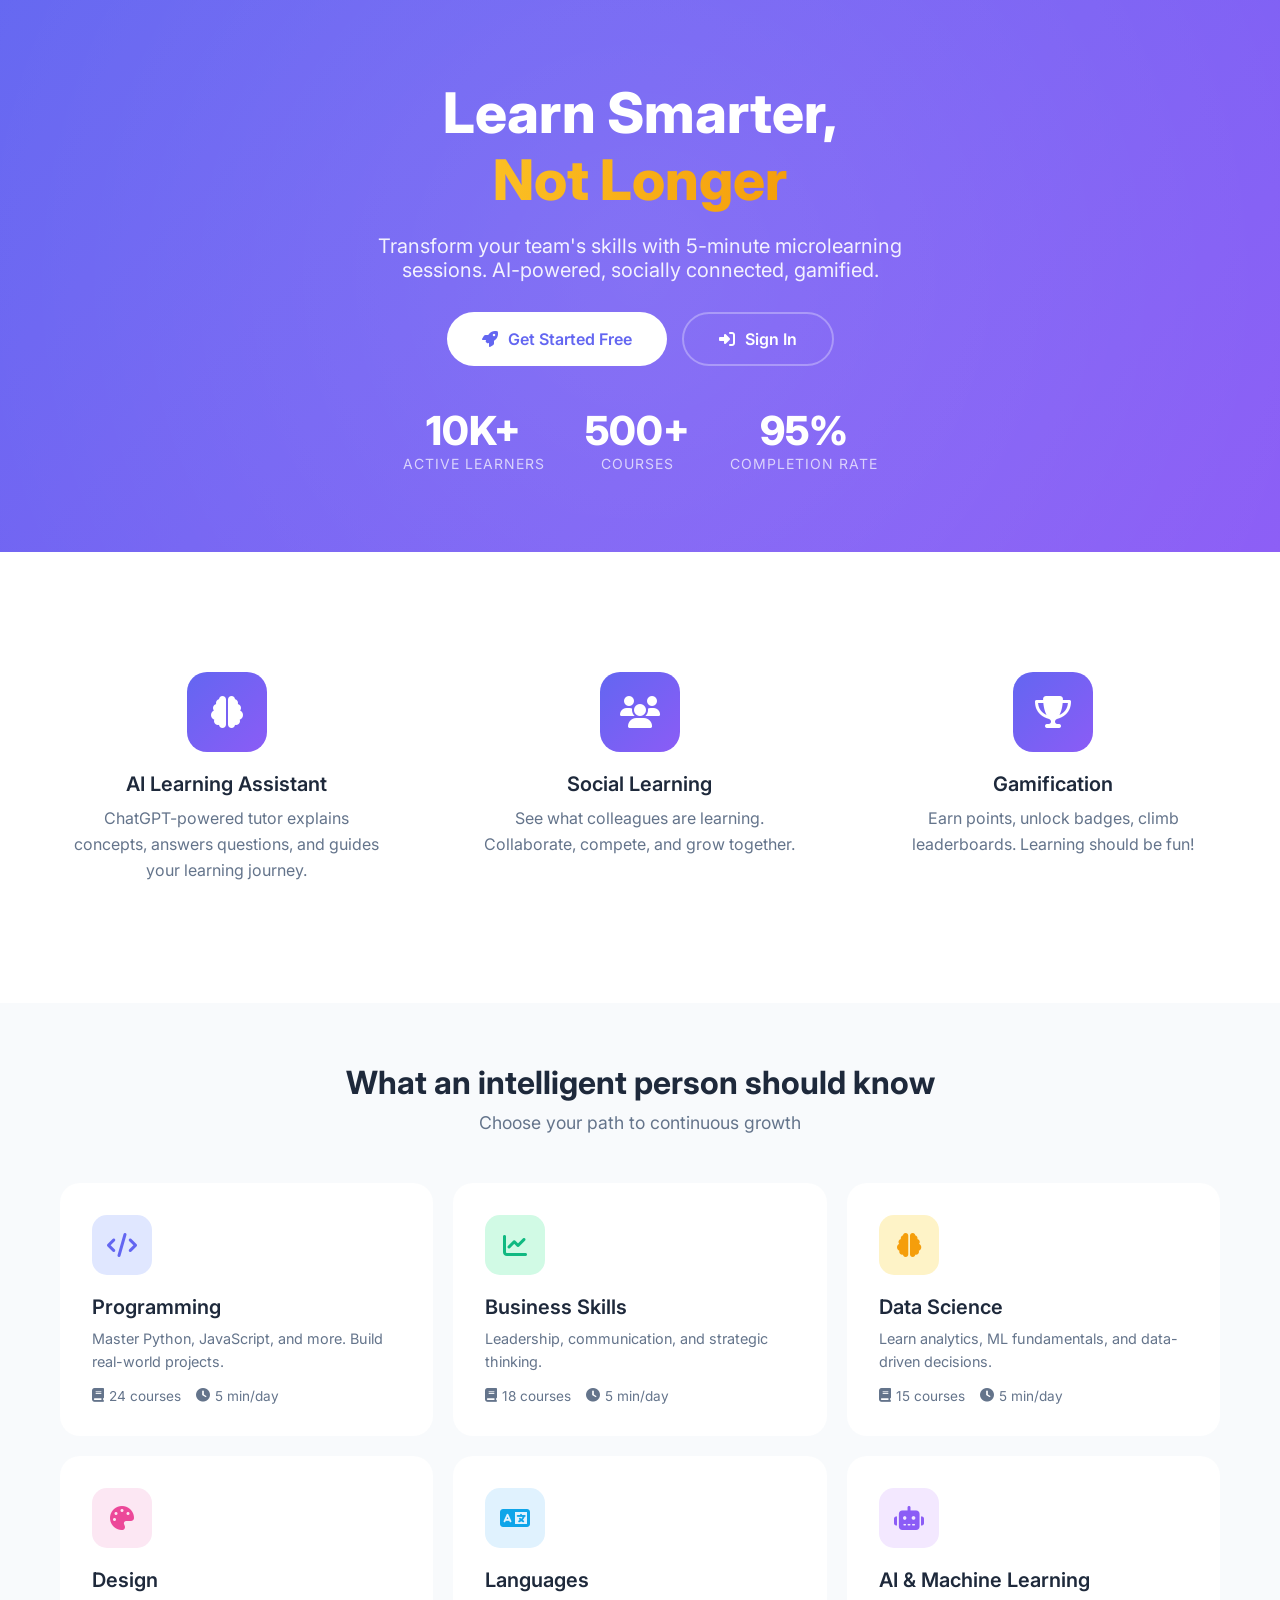
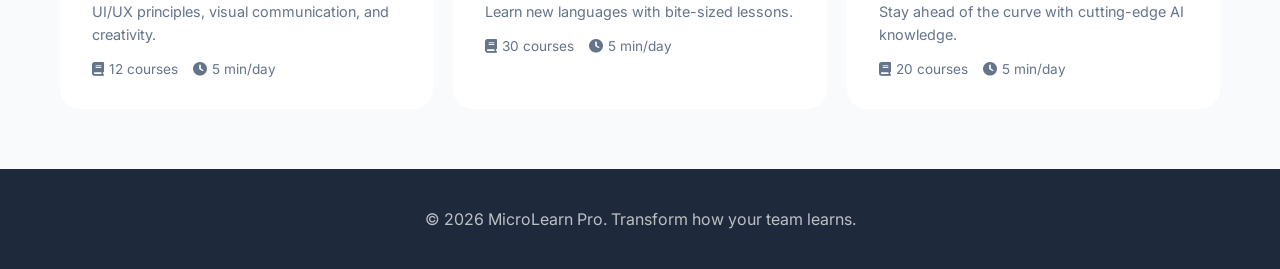
<file: templates/index.html>
<!DOCTYPE html>
<html lang="en">
<head>
    <meta charset="UTF-8">
    <meta name="viewport" content="width=device-width, initial-scale=1.0">
    <title>MicroLearn Pro - Corporate Learning Platform</title>
    <link href="https://fonts.googleapis.com/css2?family=Inter:wght@300;400;500;600;700;800&display=swap" rel="stylesheet">
    <link rel="stylesheet" href="https://cdnjs.cloudflare.com/ajax/libs/font-awesome/6.5.1/css/all.min.css">
    <style>
        :root {
            --primary: #6366f1;
            --primary-dark: #4f46e5;
            --secondary: #10b981;
            --accent: #f59e0b;
            --dark: #1e293b;
            --light: #f8fafc;
            --gray: #64748b;
            --white: #ffffff;
            --gradient: linear-gradient(135deg, #6366f1 0%, #8b5cf6 100%);
        }
        
        * {
            margin: 0;
            padding: 0;
            box-sizing: border-box;
            font-family: 'Inter', sans-serif;
        }
        
        body {
            background: var(--light);
            color: var(--dark);
            min-height: 100vh;
        }
        
        /* Hero Section */
        .hero {
            background: var(--gradient);
            padding: 80px 20px;
            text-align: center;
            position: relative;
            overflow: hidden;
        }
        
        .hero::before {
            content: '';
            position: absolute;
            top: -50%;
            left: -50%;
            width: 200%;
            height: 200%;
            background: radial-gradient(circle, rgba(255,255,255,0.1) 0%, transparent 60%);
            animation: pulse 4s ease-in-out infinite;
        }
        
        @keyframes pulse {
            0%, 100% { transform: scale(1); }
            50% { transform: scale(1.1); }
        }
        
        .hero-content {
            max-width: 800px;
            margin: 0 auto;
            position: relative;
            z-index: 1;
        }
        
        .hero h1 {
            font-size: 3.5rem;
            font-weight: 800;
            color: var(--white);
            margin-bottom: 20px;
            line-height: 1.2;
        }
        
        .hero h1 span {
            background: linear-gradient(90deg, #fbbf24, #f59e0b);
            -webkit-background-clip: text;
            -webkit-text-fill-color: transparent;
        }
        
        .hero p {
            font-size: 1.25rem;
            color: rgba(255,255,255,0.9);
            margin-bottom: 30px;
            max-width: 600px;
            margin-left: auto;
            margin-right: auto;
        }
        
        .hero-stats {
            display: flex;
            justify-content: center;
            gap: 40px;
            margin-top: 40px;
        }
        
        .stat {
            text-align: center;
        }
        
        .stat-number {
            font-size: 2.5rem;
            font-weight: 800;
            color: var(--white);
        }
        
        .stat-label {
            font-size: 0.875rem;
            color: rgba(255,255,255,0.7);
            text-transform: uppercase;
            letter-spacing: 1px;
        }
        
        /* CTA Buttons */
        .cta-buttons {
            display: flex;
            gap: 15px;
            justify-content: center;
            margin-top: 30px;
        }
        
        .btn {
            padding: 15px 35px;
            border-radius: 50px;
            font-weight: 600;
            font-size: 1rem;
            cursor: pointer;
            transition: all 0.3s ease;
            text-decoration: none;
            display: inline-flex;
            align-items: center;
            gap: 10px;
        }
        
        .btn-primary {
            background: var(--white);
            color: var(--primary);
            border: none;
        }
        
        .btn-primary:hover {
            transform: translateY(-3px);
            box-shadow: 0 10px 30px rgba(0,0,0,0.2);
        }
        
        .btn-secondary {
            background: transparent;
            color: var(--white);
            border: 2px solid rgba(255,255,255,0.3);
        }
        
        .btn-secondary:hover {
            background: rgba(255,255,255,0.1);
            border-color: var(--white);
        }
        
        /* Categories Grid */
        .categories {
            padding: 60px 20px;
            max-width: 1200px;
            margin: 0 auto;
        }
        
        .section-title {
            text-align: center;
            margin-bottom: 50px;
        }
        
        .section-title h2 {
            font-size: 2rem;
            font-weight: 700;
            color: var(--dark);
            margin-bottom: 10px;
        }
        
        .section-title p {
            color: var(--gray);
            font-size: 1.1rem;
        }
        
        .category-grid {
            display: grid;
            grid-template-columns: repeat(auto-fill, minmax(280px, 1fr));
            gap: 20px;
        }
        
        .category-card {
            background: var(--white);
            border-radius: 20px;
            padding: 30px;
            cursor: pointer;
            transition: all 0.3s ease;
            border: 2px solid transparent;
            position: relative;
            overflow: hidden;
        }
        
        .category-card::before {
            content: '';
            position: absolute;
            top: 0;
            left: 0;
            width: 100%;
            height: 4px;
            background: var(--gradient);
            transform: scaleX(0);
            transition: transform 0.3s ease;
        }
        
        .category-card:hover {
            transform: translateY(-5px);
            box-shadow: 0 20px 40px rgba(0,0,0,0.1);
            border-color: var(--primary);
        }
        
        .category-card:hover::before {
            transform: scaleX(1);
        }
        
        .category-icon {
            width: 60px;
            height: 60px;
            border-radius: 15px;
            display: flex;
            align-items: center;
            justify-content: center;
            font-size: 1.5rem;
            margin-bottom: 20px;
        }
        
        .category-card h3 {
            font-size: 1.25rem;
            font-weight: 600;
            color: var(--dark);
            margin-bottom: 8px;
        }
        
        .category-card p {
            color: var(--gray);
            font-size: 0.9rem;
            line-height: 1.6;
        }
        
        .category-meta {
            display: flex;
            gap: 15px;
            margin-top: 15px;
            font-size: 0.85rem;
            color: var(--gray);
        }
        
        .category-meta span {
            display: flex;
            align-items: center;
            gap: 5px;
        }
        
        /* Features Section */
        .features {
            background: var(--white);
            padding: 80px 20px;
        }
        
        .features-grid {
            max-width: 1200px;
            margin: 0 auto;
            display: grid;
            grid-template-columns: repeat(auto-fit, minmax(300px, 1fr));
            gap: 40px;
        }
        
        .feature-card {
            text-align: center;
            padding: 40px 30px;
        }
        
        .feature-icon {
            width: 80px;
            height: 80px;
            border-radius: 20px;
            background: var(--gradient);
            display: flex;
            align-items: center;
            justify-content: center;
            margin: 0 auto 20px;
            font-size: 2rem;
            color: var(--white);
        }
        
        .feature-card h3 {
            font-size: 1.25rem;
            font-weight: 600;
            margin-bottom: 10px;
        }
        
        .feature-card p {
            color: var(--gray);
            line-height: 1.6;
        }
        
        /* Footer */
        footer {
            background: var(--dark);
            color: var(--white);
            padding: 40px 20px;
            text-align: center;
        }
        
        footer p {
            opacity: 0.7;
        }
        
        /* Responsive */
        @media (max-width: 768px) {
            .hero h1 {
                font-size: 2.5rem;
            }
            
            .hero-stats {
                flex-direction: column;
                gap: 20px;
            }
            
            .cta-buttons {
                flex-direction: column;
                align-items: center;
            }
        }
    </style>
</head>
<body>
    <!-- Hero Section -->
    <section class="hero">
        <div class="hero-content">
            <h1>Learn Smarter,<br><span>Not Longer</span></h1>
            <p>Transform your team's skills with 5-minute microlearning sessions. AI-powered, socially connected, gamified.</p>
            
            <div class="cta-buttons">
                <a href="/register" class="btn btn-primary">
                    <i class="fas fa-rocket"></i> Get Started Free
                </a>
                <a href="/login" class="btn btn-secondary">
                    <i class="fas fa-sign-in-alt"></i> Sign In
                </a>
            </div>
            
            <div class="hero-stats">
                <div class="stat">
                    <div class="stat-number">10K+</div>
                    <div class="stat-label">Active Learners</div>
                </div>
                <div class="stat">
                    <div class="stat-number">500+</div>
                    <div class="stat-label">Courses</div>
                </div>
                <div class="stat">
                    <div class="stat-number">95%</div>
                    <div class="stat-label">Completion Rate</div>
                </div>
            </div>
        </div>
    </section>
    
    <!-- Features -->
    <section class="features">
        <div class="features-grid">
            <div class="feature-card">
                <div class="feature-icon">
                    <i class="fas fa-brain"></i>
                </div>
                <h3>AI Learning Assistant</h3>
                <p>ChatGPT-powered tutor explains concepts, answers questions, and guides your learning journey.</p>
            </div>
            <div class="feature-card">
                <div class="feature-icon">
                    <i class="fas fa-users"></i>
                </div>
                <h3>Social Learning</h3>
                <p>See what colleagues are learning. Collaborate, compete, and grow together.</p>
            </div>
            <div class="feature-card">
                <div class="feature-icon">
                    <i class="fas fa-trophy"></i>
                </div>
                <h3>Gamification</h3>
                <p>Earn points, unlock badges, climb leaderboards. Learning should be fun!</p>
            </div>
        </div>
    </section>
    
    <!-- Categories -->
    <section class="categories">
        <div class="section-title">
            <h2>What an intelligent person should know</h2>
            <p>Choose your path to continuous growth</p>
        </div>
        
        <div class="category-grid">
            <div class="category-card">
                <div class="category-icon" style="background: #e0e7ff; color: #6366f1;">
                    <i class="fas fa-code"></i>
                </div>
                <h3>Programming</h3>
                <p>Master Python, JavaScript, and more. Build real-world projects.</p>
                <div class="category-meta">
                    <span><i class="fas fa-book"></i> 24 courses</span>
                    <span><i class="fas fa-clock"></i> 5 min/day</span>
                </div>
            </div>
            
            <div class="category-card">
                <div class="category-icon" style="background: #d1fae5; color: #10b981;">
                    <i class="fas fa-chart-line"></i>
                </div>
                <h3>Business Skills</h3>
                <p>Leadership, communication, and strategic thinking.</p>
                <div class="category-meta">
                    <span><i class="fas fa-book"></i> 18 courses</span>
                    <span><i class="fas fa-clock"></i> 5 min/day</span>
                </div>
            </div>
            
            <div class="category-card">
                <div class="category-icon" style="background: #fef3c7; color: #f59e0b;">
                    <i class="fas fa-brain"></i>
                </div>
                <h3>Data Science</h3>
                <p>Learn analytics, ML fundamentals, and data-driven decisions.</p>
                <div class="category-meta">
                    <span><i class="fas fa-book"></i> 15 courses</span>
                    <span><i class="fas fa-clock"></i> 5 min/day</span>
                </div>
            </div>
            
            <div class="category-card">
                <div class="category-icon" style="background: #fce7f3; color: #ec4899;">
                    <i class="fas fa-palette"></i>
                </div>
                <h3>Design</h3>
                <p>UI/UX principles, visual communication, and creativity.</p>
                <div class="category-meta">
                    <span><i class="fas fa-book"></i> 12 courses</span>
                    <span><i class="fas fa-clock"></i> 5 min/day</span>
                </div>
            </div>
            
            <div class="category-card">
                <div class="category-icon" style="background: #e0f2fe; color: #0ea5e9;">
                    <i class="fas fa-language"></i>
                </div>
                <h3>Languages</h3>
                <p>Learn new languages with bite-sized lessons.</p>
                <div class="category-meta">
                    <span><i class="fas fa-book"></i> 30 courses</span>
                    <span><i class="fas fa-clock"></i> 5 min/day</span>
                </div>
            </div>
            
            <div class="category-card">
                <div class="category-icon" style="background: #f3e8ff; color: #8b5cf6;">
                    <i class="fas fa-robot"></i>
                </div>
                <h3>AI & Machine Learning</h3>
                <p>Stay ahead of the curve with cutting-edge AI knowledge.</p>
                <div class="category-meta">
                    <span><i class="fas fa-book"></i> 20 courses</span>
                    <span><i class="fas fa-clock"></i> 5 min/day</span>
                </div>
            </div>
        </div>
    </section>
    
    <footer>
        <p>© 2026 MicroLearn Pro. Transform how your team learns.</p>
    </footer>
</body>
</html>
</file>
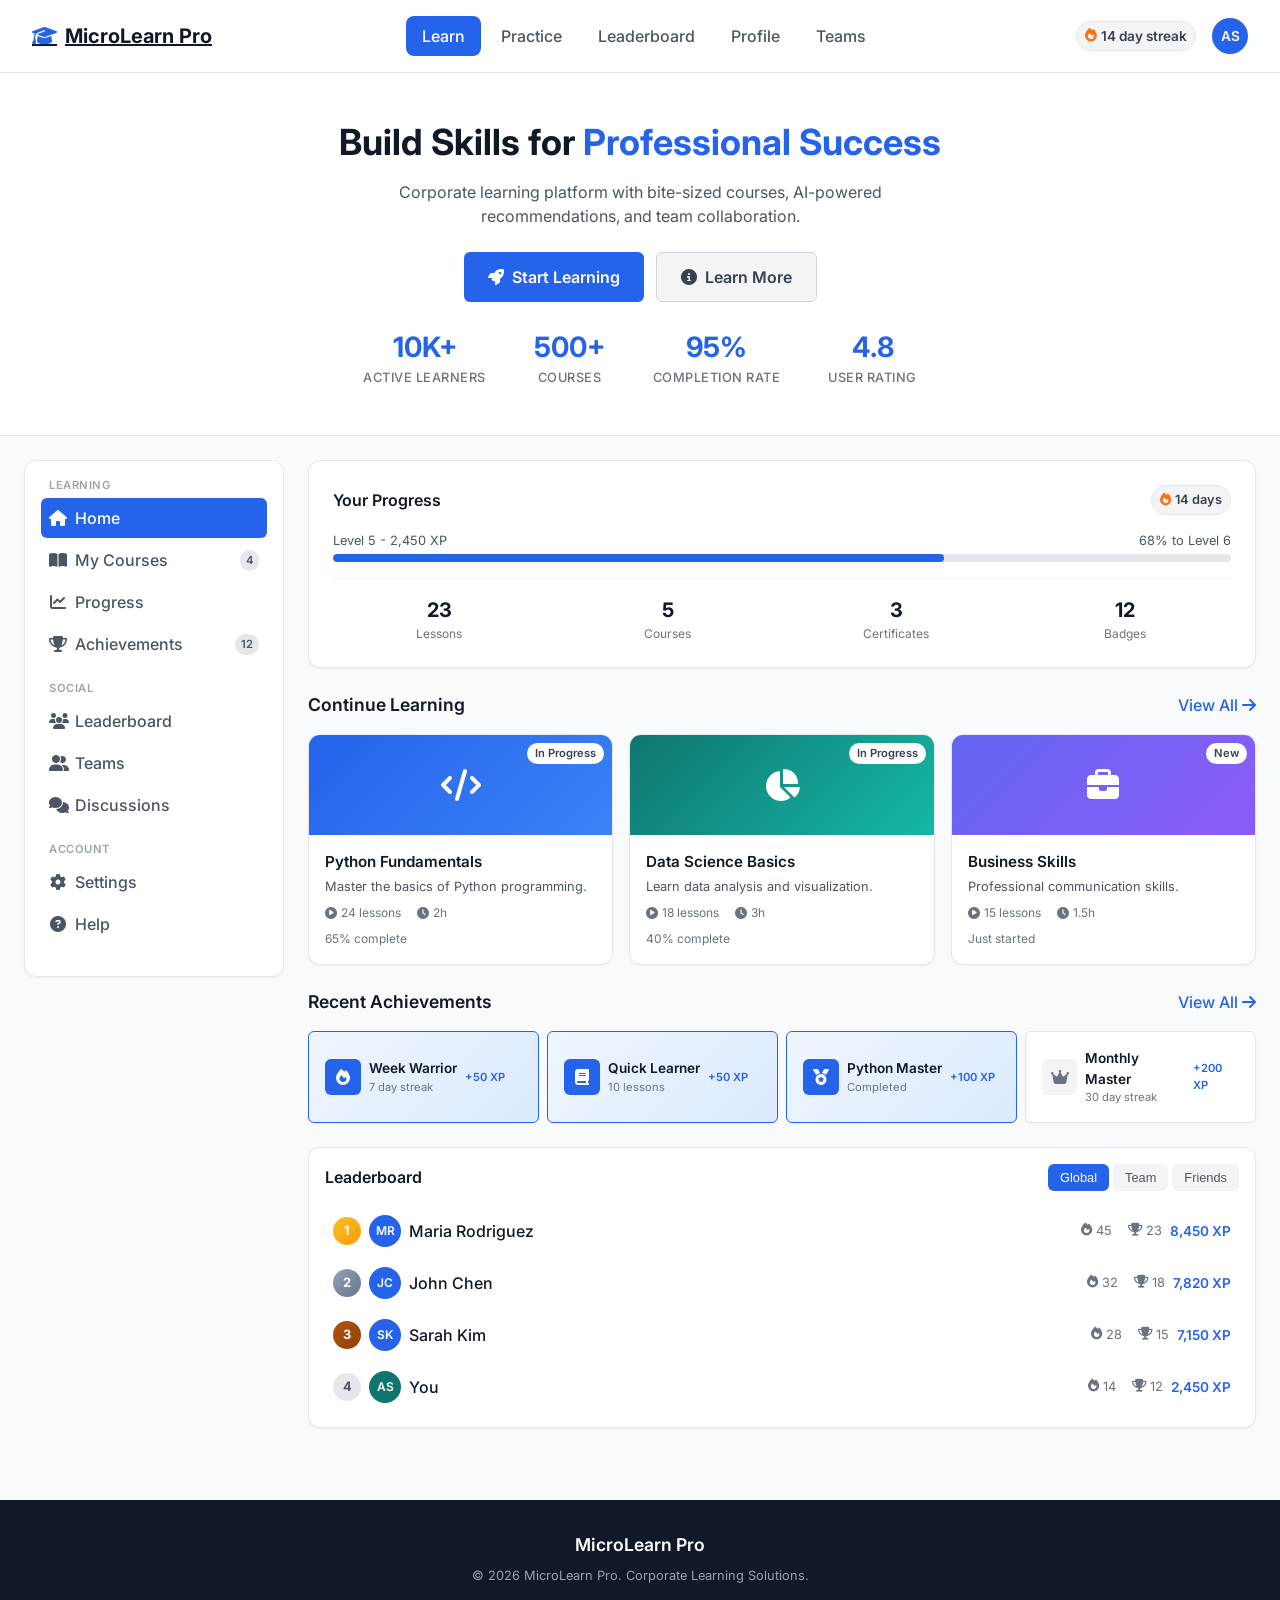
<file: templates/dashboard_corporate.html>
<!DOCTYPE html>
<html lang="en">
<head>
    <meta charset="UTF-8">
    <meta name="viewport" content="width=device-width, initial-scale=1.0">
    <meta name="description" content="MicroLearn Pro - Corporate Learning Platform">
    <title>MicroLearn Pro - Corporate Learning Platform</title>
    <link href="https://fonts.googleapis.com/css2?family=DM+Sans:wght@400;500;600;700;800&family=Inter:wght@400;500;600;700&display=swap" rel="stylesheet">
    <link rel="stylesheet" href="https://cdnjs.cloudflare.com/ajax/libs/font-awesome/6.5.1/css/all.min.css">
    <style>
        :root {
            /* Corporate palette - more muted */
            --primary: #2563eb;       /* Corporate blue */
            --primary-dark: #1d4ed8;
            --primary-light: #3b82f6;
            --secondary: #0f766e;     /* Teal - professional */
            --accent: #f59e0b;        /* Amber - subtle */
            
            /* Neutrals - sophisticated grays */
            --gray-900: #111827;
            --gray-800: #1f2937;
            --gray-700: #374151;
            --gray-600: #4b5563;
            --gray-500: #6b7280;
            --gray-400: #9ca3af;
            --gray-300: #d1d5db;
            --gray-200: #e5e7eb;
            --gray-100: #f3f4f6;
            --gray-50: #f9fafb;
            --white: #ffffff;
            
            /* Corporate shadows */
            --shadow-sm: 0 1px 2px rgba(0,0,0,0.05);
            --shadow: 0 2px 8px rgba(0,0,0,0.08);
            --shadow-md: 0 4px 12px rgba(0,0,0,0.1);
            --shadow-lg: 0 8px 24px rgba(0,0,0,0.12);
            
            /* Border radius */
            --radius-sm: 6px;
            --radius: 8px;
            --radius-md: 12px;
            --radius-lg: 16px;
            --radius-full: 9999px;
            
            /* Spacing */
            --space-xs: 4px;
            --space-sm: 8px;
            --space-md: 16px;
            --space-lg: 24px;
            --space-xl: 32px;
            --space-2xl: 48px;
        }
        
        * {
            margin: 0;
            padding: 0;
            box-sizing: border-box;
        }
        
        body {
            font-family: 'Inter', 'DM Sans', sans-serif;
            background: var(--gray-50);
            color: var(--gray-900);
            line-height: 1.5;
            min-height: 100vh;
        }
        
        /* Navigation */
        .navbar {
            background: var(--white);
            border-bottom: 1px solid var(--gray-200);
            padding: var(--space-md) var(--space-xl);
            display: flex;
            align-items: center;
            justify-content: space-between;
            position: sticky;
            top: 0;
            z-index: 1000;
        }
        
        .navbar-brand {
            display: flex;
            align-items: center;
            gap: var(--space-sm);
            font-size: 1.25rem;
            font-weight: 700;
            color: var(--gray-900);
        }
        
        .navbar-brand i {
            color: var(--primary);
        }
        
        .navbar-nav {
            display: flex;
            align-items: center;
            gap: var(--space-xs);
        }
        
        .nav-link {
            padding: var(--space-sm) var(--space-md);
            color: var(--gray-600);
            text-decoration: none;
            font-weight: 500;
            font-size: 1rem; /* Readable */
            border-radius: var(--radius);
            transition: all 0.2s ease;
        }
        
        .nav-link:hover {
            background: var(--gray-100);
            color: var(--gray-900);
        }
        
        .nav-link.active {
            background: var(--primary);
            color: var(--white);
        }
        
        .navbar-actions {
            display: flex;
            align-items: center;
            gap: var(--space-md);
        }
        
        /* Streak - more muted */
        .streak-badge {
            display: flex;
            align-items: center;
            gap: var(--space-xs);
            background: var(--gray-100);
            padding: var(--space-xs) var(--space-sm);
            border-radius: var(--radius-full);
            color: var(--gray-700);
            font-weight: 600;
            font-size: 0.85rem;
            border: 1px solid var(--gray-200);
        }
        
        .streak-badge i {
            color: #f97316;
        }
        
        .user-avatar {
            width: 36px;
            height: 36px;
            border-radius: var(--radius-full);
            background: var(--primary);
            display: flex;
            align-items: center;
            justify-content: center;
            color: var(--white);
            font-weight: 600;
            font-size: 0.85rem;
            cursor: pointer;
        }
        
        /* Hero */
        .hero {
            background: var(--white);
            padding: var(--space-2xl) var(--space-xl);
            text-align: center;
            border-bottom: 1px solid var(--gray-200);
        }
        
        .hero-content {
            max-width: 700px;
            margin: 0 auto;
        }
        
        .hero h1 {
            font-size: 2.25rem;
            font-weight: 700;
            color: var(--gray-900);
            margin-bottom: var(--space-md);
            line-height: 1.2;
        }
        
        .hero h1 span {
            color: var(--primary);
        }
        
        .hero p {
            font-size: 1rem;
            color: var(--gray-600);
            margin-bottom: var(--space-lg);
            max-width: 550px;
            margin-left: auto;
            margin-right: auto;
        }
        
        .hero-stats {
            display: flex;
            justify-content: center;
            gap: var(--space-2xl);
            margin-top: var(--space-lg);
        }
        
        .hero-stat {
            text-align: center;
        }
        
        .hero-stat-value {
            font-size: 1.75rem;
            font-weight: 700;
            color: var(--primary);
        }
        
        .hero-stat-label {
            font-size: 0.8rem;
            color: var(--gray-500);
            text-transform: uppercase;
            letter-spacing: 0.5px;
            font-weight: 500;
        }
        
        /* Dashboard */
        .dashboard {
            display: grid;
            grid-template-columns: 260px 1fr;
            gap: var(--space-lg);
            padding: var(--space-lg);
            max-width: 1300px;
            margin: 0 auto;
        }
        
        /* Sidebar */
        .sidebar {
            background: var(--white);
            border-radius: var(--radius-md);
            padding: var(--space-md);
            box-shadow: var(--shadow-sm);
            height: fit-content;
            position: sticky;
            top: 70px;
            border: 1px solid var(--gray-200);
        }
        
        .sidebar-section {
            margin-bottom: var(--space-md);
        }
        
        .sidebar-title {
            font-size: 0.7rem;
            text-transform: uppercase;
            letter-spacing: 0.5px;
            color: var(--gray-400);
            font-weight: 600;
            margin-bottom: var(--space-xs);
            padding: 0 var(--space-sm);
        }
        
        .sidebar-item {
            display: flex;
            align-items: center;
            gap: var(--space-sm);
            padding: var(--space-sm) var(--space-sm);
            border-radius: var(--radius-sm);
            color: var(--gray-600);
            font-weight: 500;
            font-size: 1rem; /* Readable */
            text-decoration: none;
            transition: all 0.15s ease;
            margin-bottom: 2px;
        }
        
        .sidebar-item:hover {
            background: var(--gray-100);
            color: var(--gray-900);
        }
        
        .sidebar-item.active {
            background: var(--primary);
            color: var(--white);
        }
        
        .sidebar-item i {
            width: 18px;
            text-align: center;
            font-size: 1rem; /* Readable */
        }
        
        .sidebar-badge {
            margin-left: auto;
            background: var(--gray-200);
            padding: 2px 6px;
            border-radius: var(--radius-full);
            font-size: 0.7rem;
            font-weight: 600;
        }
        
        .sidebar-item.active .sidebar-badge {
            background: rgba(255,255,255,0.2);
            color: var(--white);
        }
        
        /* Main content */
        .main-content {
            display: flex;
            flex-direction: column;
            gap: var(--space-lg);
        }
        
        /* Progress Card */
        .progress-card {
            background: var(--white);
            border-radius: var(--radius-md);
            padding: var(--space-lg);
            box-shadow: var(--shadow-sm);
            border: 1px solid var(--gray-200);
        }
        
        .progress-header {
            display: flex;
            justify-content: space-between;
            align-items: center;
            margin-bottom: var(--space-md);
        }
        
        .progress-title {
            font-size: 1rem;
            font-weight: 600;
            color: var(--gray-900);
        }
        
        .progress-streak {
            display: flex;
            align-items: center;
            gap: var(--space-xs);
            background: var(--gray-100);
            padding: var(--space-xs) var(--space-sm);
            border-radius: var(--radius-full);
            font-size: 0.8rem;
            font-weight: 600;
            color: var(--gray-700);
            border: 1px solid var(--gray-200);
        }
        
        .progress-streak i {
            color: #f97316;
        }
        
        .progress-bar-label {
            display: flex;
            justify-content: space-between;
            font-size: 0.8rem;
            color: var(--gray-600);
            margin-bottom: var(--space-xs);
        }
        
        .progress-bar {
            height: 8px;
            background: var(--gray-200);
            border-radius: var(--radius-full);
            overflow: hidden;
        }
        
        .progress-fill {
            height: 100%;
            background: var(--primary);
            border-radius: var(--radius-full);
            transition: width 0.5s ease;
        }
        
        .stats-row {
            display: grid;
            grid-template-columns: repeat(4, 1fr);
            gap: var(--space-md);
            margin-top: var(--space-md);
            padding-top: var(--space-md);
            border-top: 1px solid var(--gray-100);
        }
        
        .stat-item {
            text-align: center;
        }
        
        .stat-value {
            font-size: 1.25rem;
            font-weight: 700;
            color: var(--gray-900);
        }
        
        .stat-label {
            font-size: 0.75rem;
            color: var(--gray-500);
        }
        
        /* Course Cards */
        .section-header {
            display: flex;
            justify-content: space-between;
            align-items: center;
            margin-bottom: var(--space-md);
        }
        
        .section-title {
            font-size: 1.1rem;
            font-weight: 600;
            color: var(--gray-900);
        }
        
        .section-link {
            color: var(--primary);
            text-decoration: none;
            font-size: 1rem; /* Readable */
            font-weight: 500;
            display: flex;
            align-items: center;
            gap: var(--space-xs);
        }
        
        .section-link:hover {
            text-decoration: underline;
        }
        
        .courses-grid {
            display: grid;
            grid-template-columns: repeat(auto-fill, minmax(240px, 1fr));
            gap: var(--space-md);
        }
        
        .course-card {
            background: var(--white);
            border-radius: var(--radius-md);
            overflow: hidden;
            box-shadow: var(--shadow-sm);
            transition: all 0.2s ease;
            cursor: pointer;
            border: 1px solid var(--gray-200);
        }
        
        .course-card:hover {
            transform: translateY(-4px);
            box-shadow: var(--shadow-md);
        }
        
        .course-image {
            height: 100px;
            background: linear-gradient(135deg, var(--primary) 0%, var(--primary-light) 100%);
            display: flex;
            align-items: center;
            justify-content: center;
            font-size: 2rem;
            color: var(--white);
            position: relative;
        }
        
        .course-badge {
            position: absolute;
            top: var(--space-sm);
            right: var(--space-sm);
            background: var(--white);
            padding: 2px 8px;
            border-radius: var(--radius-full);
            font-size: 0.7rem;
            font-weight: 600;
            color: var(--gray-700);
        }
        
        .course-content {
            padding: var(--space-md);
        }
        
        .course-title {
            font-size: 0.95rem;
            font-weight: 600;
            color: var(--gray-900);
            margin-bottom: var(--space-xs);
        }
        
        .course-description {
            font-size: 0.8rem;
            color: var(--gray-600);
            margin-bottom: var(--space-sm);
            line-height: 1.4;
        }
        
        .course-meta {
            display: flex;
            gap: var(--space-md);
            font-size: 0.75rem;
            color: var(--gray-500);
            margin-bottom: var(--space-sm);
        }
        
        .course-meta span {
            display: flex;
            align-items: center;
            gap: 4px;
        }
        
        .course-progress-text {
            font-size: 0.75rem;
            color: var(--gray-500);
            margin-top: var(--space-xs);
        }
        
        /* Achievements */
        .achievements-grid {
            display: grid;
            grid-template-columns: repeat(auto-fill, minmax(200px, 1fr));
            gap: var(--space-sm);
        }
        
        .achievement-card {
            background: var(--white);
            border-radius: var(--radius-sm);
            padding: var(--space-md);
            display: flex;
            align-items: center;
            gap: var(--space-sm);
            box-shadow: var(--shadow-sm);
            border: 1px solid var(--gray-200);
            transition: all 0.15s ease;
        }
        
        .achievement-card:hover {
            box-shadow: var(--shadow);
        }
        
        .achievement-card.earned {
            border-color: var(--primary);
            background: linear-gradient(135deg, #eff6ff 0%, #dbeafe 100%);
        }
        
        .achievement-icon {
            width: 36px;
            height: 36px;
            border-radius: var(--radius-sm);
            background: var(--gray-100);
            display: flex;
            align-items: center;
            justify-content: center;
            font-size: 1rem;
            color: var(--gray-500);
        }
        
        .achievement-card.earned .achievement-icon {
            background: var(--primary);
            color: var(--white);
        }
        
        .achievement-info h4 {
            font-size: 0.85rem;
            font-weight: 600;
            color: var(--gray-900);
        }
        
        .achievement-info p {
            font-size: 0.7rem;
            color: var(--gray-500);
        }
        
        .achievement-points {
            font-size: 0.7rem;
            color: var(--primary);
            font-weight: 600;
        }
        
        /* Leaderboard */
        .leaderboard {
            background: var(--white);
            border-radius: var(--radius-md);
            padding: var(--space-md);
            box-shadow: var(--shadow-sm);
            border: 1px solid var(--gray-200);
        }
        
        .leaderboard-header {
            display: flex;
            justify-content: space-between;
            align-items: center;
            margin-bottom: var(--space-md);
        }
        
        .leaderboard-title {
            font-size: 1rem;
            font-weight: 600;
        }
        
        .leaderboard-tabs {
            display: flex;
            gap: var(--space-xs);
        }
        
        .leaderboard-tab {
            padding: 6px 12px;
            border-radius: var(--radius-sm);
            font-size: 0.8rem;
            font-weight: 500;
            color: var(--gray-600);
            background: var(--gray-100);
            border: none;
            cursor: pointer;
            transition: all 0.15s ease;
        }
        
        .leaderboard-tab.active {
            background: var(--primary);
            color: var(--white);
        }
        
        .leaderboard-list {
            display: flex;
            flex-direction: column;
            gap: var(--space-xs);
        }
        
        .leaderboard-item {
            display: flex;
            align-items: center;
            gap: var(--space-sm);
            padding: var(--space-sm);
            border-radius: var(--radius-sm);
            transition: background 0.15s ease;
        }
        
        .leaderboard-item:hover {
            background: var(--gray-50);
        }
        
        .leaderboard-rank {
            width: 28px;
            height: 28px;
            border-radius: var(--radius-full);
            display: flex;
            align-items: center;
            justify-content: center;
            font-weight: 700;
            font-size: 0.8rem;
        }
        
        .leaderboard-rank.gold {
            background: linear-gradient(135deg, #fbbf24, #f59e0b);
            color: var(--white);
        }
        
        .leaderboard-rank.silver {
            background: linear-gradient(135deg, #94a3b8, #64748b);
            color: var(--white);
        }
        
        .leaderboard-rank.bronze {
            background: linear-gradient(135deg, #b45309, #92400e);
            color: var(--white);
        }
        
        .leaderboard-rank.default {
            background: var(--gray-200);
            color: var(--gray-600);
        }
        
        .leaderboard-user {
            display: flex;
            align-items: center;
            gap: var(--space-sm);
            flex: 1;
        }
        
        .leaderboard-avatar {
            width: 32px;
            height: 32px;
            border-radius: var(--radius-full);
            background: var(--primary);
            display: flex;
            align-items: center;
            justify-content: center;
            color: var(--white);
            font-weight: 600;
            font-size: 0.75rem;
        }
        
        .leaderboard-name {
            font-weight: 500;
            font-size: 1rem; /* Readable */
            color: var(--gray-900);
        }
        
        .leaderboard-stats {
            display: flex;
            gap: var(--space-md);
            font-size: 0.8rem;
            color: var(--gray-500);
        }
        
        .leaderboard-stat {
            display: flex;
            align-items: center;
            gap: 4px;
        }
        
        .leaderboard-points {
            font-weight: 600;
            font-size: 0.85rem;
            color: var(--primary);
        }
        
        /* Footer */
        .footer {
            background: var(--gray-900);
            color: var(--gray-400);
            padding: var(--space-xl) var(--space-lg);
            text-align: center;
            margin-top: var(--space-2xl);
        }
        
        .footer-brand {
            font-size: 1.1rem;
            font-weight: 600;
            color: var(--white);
            margin-bottom: var(--space-sm);
        }
        
        .footer p {
            font-size: 0.8rem;
        }
        
        /* Buttons */
        .btn {
            display: inline-flex;
            align-items: center;
            justify-content: center;
            gap: var(--space-sm);
            padding: 12px 24px; /* Touch-friendly: min 44px */
            border-radius: var(--radius-sm);
            font-weight: 600;
            font-size: 1rem; /* Readable */
            text-decoration: none;
            cursor: pointer;
            transition: all 0.2s ease;
            border: none;
        }
        
        .btn-primary {
            background: var(--primary);
            color: var(--white);
        }
        
        .btn-primary:hover {
            background: var(--primary-dark);
        }
        
        .btn-secondary {
            background: var(--gray-100);
            color: var(--gray-700);
            border: 1px solid var(--gray-300);
        }
        
        .btn-secondary:hover {
            background: var(--gray-200);
        }
        
        /* Responsive */
        @media (max-width: 1024px) {
            .dashboard {
                grid-template-columns: 1fr;
            }
            
            .sidebar {
                position: static;
            }
        }
        
        @media (max-width: 768px) {
            .hero h1 {
                font-size: 1.75rem;
            }
            
            .hero-stats {
                flex-wrap: wrap;
                gap: var(--space-lg);
            }
            
            .navbar-nav {
                display: none;
            }
            
            .courses-grid {
                grid-template-columns: 1fr;
            }
            
            .stats-row {
                grid-template-columns: repeat(2, 1fr);
            }
        }
    </style>
</head>
<body>
    <!-- Navigation -->
    <nav class="navbar">
        <a href="#" class="navbar-brand">
            <i class="fas fa-graduation-cap"></i>
            MicroLearn Pro
        </a>
        
        <div class="navbar-nav">
            <a href="#" class="nav-link active">Learn</a>
            <a href="#" class="nav-link">Practice</a>
            <a href="#" class="nav-link">Leaderboard</a>
            <a href="#" class="nav-link">Profile</a>
            <a href="#" class="nav-link">Teams</a>
        </div>
        
        <div class="navbar-actions">
            <div class="streak-badge">
                <i class="fas fa-fire"></i>
                <span>14 day streak</span>
            </div>
            <div class="user-avatar">AS</div>
        </div>
    </nav>
    
    <!-- Hero Section -->
    <section class="hero">
        <div class="hero-content">
            <h1>Build Skills for <span>Professional Success</span></h1>
            <p>Corporate learning platform with bite-sized courses, AI-powered recommendations, and team collaboration.</p>
            
            <div style="display: flex; gap: 12px; justify-content: center; margin-bottom: 24px;">
                <a href="#" class="btn btn-primary">
                    <i class="fas fa-rocket"></i>
                    Start Learning
                </a>
                <a href="#" class="btn btn-secondary">
                    <i class="fas fa-info-circle"></i>
                    Learn More
                </a>
            </div>
            
            <div class="hero-stats">
                <div class="hero-stat">
                    <div class="hero-stat-value">10K+</div>
                    <div class="hero-stat-label">Active Learners</div>
                </div>
                <div class="hero-stat">
                    <div class="hero-stat-value">500+</div>
                    <div class="hero-stat-label">Courses</div>
                </div>
                <div class="hero-stat">
                    <div class="hero-stat-value">95%</div>
                    <div class="hero-stat-label">Completion Rate</div>
                </div>
                <div class="hero-stat">
                    <div class="hero-stat-value">4.8</div>
                    <div class="hero-stat-label">User Rating</div>
                </div>
            </div>
        </div>
    </section>
    
    <!-- Dashboard -->
    <main class="dashboard">
        <!-- Sidebar -->
        <aside class="sidebar">
            <div class="sidebar-section">
                <div class="sidebar-title">Learning</div>
                <a href="#" class="sidebar-item active">
                    <i class="fas fa-home"></i>
                    Home
                </a>
                <a href="#" class="sidebar-item">
                    <i class="fas fa-book-open"></i>
                    My Courses
                    <span class="sidebar-badge">4</span>
                </a>
                <a href="#" class="sidebar-item">
                    <i class="fas fa-chart-line"></i>
                    Progress
                </a>
                <a href="#" class="sidebar-item">
                    <i class="fas fa-trophy"></i>
                    Achievements
                    <span class="sidebar-badge">12</span>
                </a>
            </div>
            
            <div class="sidebar-section">
                <div class="sidebar-title">Social</div>
                <a href="#" class="sidebar-item">
                    <i class="fas fa-users"></i>
                    Leaderboard
                </a>
                <a href="#" class="sidebar-item">
                    <i class="fas fa-user-friends"></i>
                    Teams
                </a>
                <a href="#" class="sidebar-item">
                    <i class="fas fa-comments"></i>
                    Discussions
                </a>
            </div>
            
            <div class="sidebar-section">
                <div class="sidebar-title">Account</div>
                <a href="#" class="sidebar-item">
                    <i class="fas fa-cog"></i>
                    Settings
                </a>
                <a href="#" class="sidebar-item">
                    <i class="fas fa-question-circle"></i>
                    Help
                </a>
            </div>
        </aside>
        
        <!-- Main Content -->
        <div class="main-content">
            <!-- Progress Card -->
            <div class="progress-card">
                <div class="progress-header">
                    <h3 class="progress-title">Your Progress</h3>
                    <div class="progress-streak">
                        <i class="fas fa-fire"></i>
                        14 days
                    </div>
                </div>
                
                <div class="progress-bar-label">
                    <span>Level 5 - 2,450 XP</span>
                    <span>68% to Level 6</span>
                </div>
                <div class="progress-bar">
                    <div class="progress-fill" style="width: 68%;"></div>
                </div>
                
                <div class="stats-row">
                    <div class="stat-item">
                        <div class="stat-value">23</div>
                        <div class="stat-label">Lessons</div>
                    </div>
                    <div class="stat-item">
                        <div class="stat-value">5</div>
                        <div class="stat-label">Courses</div>
                    </div>
                    <div class="stat-item">
                        <div class="stat-value">3</div>
                        <div class="stat-label">Certificates</div>
                    </div>
                    <div class="stat-item">
                        <div class="stat-value">12</div>
                        <div class="stat-label">Badges</div>
                    </div>
                </div>
            </div>
            
            <!-- Continue Learning -->
            <section>
                <div class="section-header">
                    <h2 class="section-title">Continue Learning</h2>
                    <a href="#" class="section-link">View All <i class="fas fa-arrow-right"></i></a>
                </div>
                
                <div class="courses-grid">
                    <div class="course-card">
                        <div class="course-image">
                            <i class="fas fa-code"></i>
                            <span class="course-badge">In Progress</span>
                        </div>
                        <div class="course-content">
                            <h3 class="course-title">Python Fundamentals</h3>
                            <p class="course-description">Master the basics of Python programming.</p>
                            <div class="course-meta">
                                <span><i class="fas fa-play-circle"></i> 24 lessons</span>
                                <span><i class="fas fa-clock"></i> 2h</span>
                            </div>
                            <div class="course-progress-text">65% complete</div>
                        </div>
                    </div>
                    
                    <div class="course-card">
                        <div class="course-image" style="background: linear-gradient(135deg, var(--secondary) 0%, #14b8a6 100%);">
                            <i class="fas fa-chart-pie"></i>
                            <span class="course-badge">In Progress</span>
                        </div>
                        <div class="course-content">
                            <h3 class="course-title">Data Science Basics</h3>
                            <p class="course-description">Learn data analysis and visualization.</p>
                            <div class="course-meta">
                                <span><i class="fas fa-play-circle"></i> 18 lessons</span>
                                <span><i class="fas fa-clock"></i> 3h</span>
                            </div>
                            <div class="course-progress-text">40% complete</div>
                        </div>
                    </div>
                    
                    <div class="course-card">
                        <div class="course-image" style="background: linear-gradient(135deg, #6366f1 0%, #8b5cf6 100%);">
                            <i class="fas fa-briefcase"></i>
                            <span class="course-badge">New</span>
                        </div>
                        <div class="course-content">
                            <h3 class="course-title">Business Skills</h3>
                            <p class="course-description">Professional communication skills.</p>
                            <div class="course-meta">
                                <span><i class="fas fa-play-circle"></i> 15 lessons</span>
                                <span><i class="fas fa-clock"></i> 1.5h</span>
                            </div>
                            <div class="course-progress-text">Just started</div>
                        </div>
                    </div>
                </div>
            </section>
            
            <!-- Achievements -->
            <section>
                <div class="section-header">
                    <h2 class="section-title">Recent Achievements</h2>
                    <a href="#" class="section-link">View All <i class="fas fa-arrow-right"></i></a>
                </div>
                
                <div class="achievements-grid">
                    <div class="achievement-card earned">
                        <div class="achievement-icon">
                            <i class="fas fa-fire"></i>
                        </div>
                        <div class="achievement-info">
                            <h4>Week Warrior</h4>
                            <p>7 day streak</p>
                        </div>
                        <div class="achievement-points">+50 XP</div>
                    </div>
                    
                    <div class="achievement-card earned">
                        <div class="achievement-icon">
                            <i class="fas fa-book"></i>
                        </div>
                        <div class="achievement-info">
                            <h4>Quick Learner</h4>
                            <p>10 lessons</p>
                        </div>
                        <div class="achievement-points">+50 XP</div>
                    </div>
                    
                    <div class="achievement-card earned">
                        <div class="achievement-icon">
                            <i class="fas fa-medal"></i>
                        </div>
                        <div class="achievement-info">
                            <h4>Python Master</h4>
                            <p>Completed</p>
                        </div>
                        <div class="achievement-points">+100 XP</div>
                    </div>
                    
                    <div class="achievement-card">
                        <div class="achievement-icon">
                            <i class="fas fa-crown"></i>
                        </div>
                        <div class="achievement-info">
                            <h4>Monthly Master</h4>
                            <p>30 day streak</p>
                        </div>
                        <div class="achievement-points">+200 XP</div>
                    </div>
                </div>
            </section>
            
            <!-- Leaderboard -->
            <section class="leaderboard">
                <div class="leaderboard-header">
                    <h3 class="leaderboard-title">Leaderboard</h3>
                    <div class="leaderboard-tabs">
                        <button class="leaderboard-tab active">Global</button>
                        <button class="leaderboard-tab">Team</button>
                        <button class="leaderboard-tab">Friends</button>
                    </div>
                </div>
                
                <div class="leaderboard-list">
                    <div class="leaderboard-item">
                        <div class="leaderboard-rank gold">1</div>
                        <div class="leaderboard-user">
                            <div class="leaderboard-avatar">MR</div>
                            <div class="leaderboard-name">Maria Rodriguez</div>
                        </div>
                        <div class="leaderboard-stats">
                            <div class="leaderboard-stat">
                                <i class="fas fa-fire"></i> 45
                            </div>
                            <div class="leaderboard-stat">
                                <i class="fas fa-trophy"></i> 23
                            </div>
                        </div>
                        <div class="leaderboard-points">8,450 XP</div>
                    </div>
                    
                    <div class="leaderboard-item">
                        <div class="leaderboard-rank silver">2</div>
                        <div class="leaderboard-user">
                            <div class="leaderboard-avatar">JC</div>
                            <div class="leaderboard-name">John Chen</div>
                        </div>
                        <div class="leaderboard-stats">
                            <div class="leaderboard-stat">
                                <i class="fas fa-fire"></i> 32
                            </div>
                            <div class="leaderboard-stat">
                                <i class="fas fa-trophy"></i> 18
                            </div>
                        </div>
                        <div class="leaderboard-points">7,820 XP</div>
                    </div>
                    
                    <div class="leaderboard-item">
                        <div class="leaderboard-rank bronze">3</div>
                        <div class="leaderboard-user">
                            <div class="leaderboard-avatar">SK</div>
                            <div class="leaderboard-name">Sarah Kim</div>
                        </div>
                        <div class="leaderboard-stats">
                            <div class="leaderboard-stat">
                                <i class="fas fa-fire"></i> 28
                            </div>
                            <div class="leaderboard-stat">
                                <i class="fas fa-trophy"></i> 15
                            </div>
                        </div>
                        <div class="leaderboard-points">7,150 XP</div>
                    </div>
                    
                    <div class="leaderboard-item">
                        <div class="leaderboard-rank default">4</div>
                        <div class="leaderboard-user">
                            <div class="leaderboard-avatar" style="background: var(--secondary);">AS</div>
                            <div class="leaderboard-name">You</div>
                        </div>
                        <div class="leaderboard-stats">
                            <div class="leaderboard-stat">
                                <i class="fas fa-fire"></i> 14
                            </div>
                            <div class="leaderboard-stat">
                                <i class="fas fa-trophy"></i> 12
                            </div>
                        </div>
                        <div class="leaderboard-points">2,450 XP</div>
                    </div>
                </div>
            </section>
        </div>
    </main>
    
    <!-- Footer -->
    <footer class="footer">
        <div class="footer-brand">MicroLearn Pro</div>
        <p>© 2026 MicroLearn Pro. Corporate Learning Solutions.</p>
    </footer>
</body>
</html>
</file>
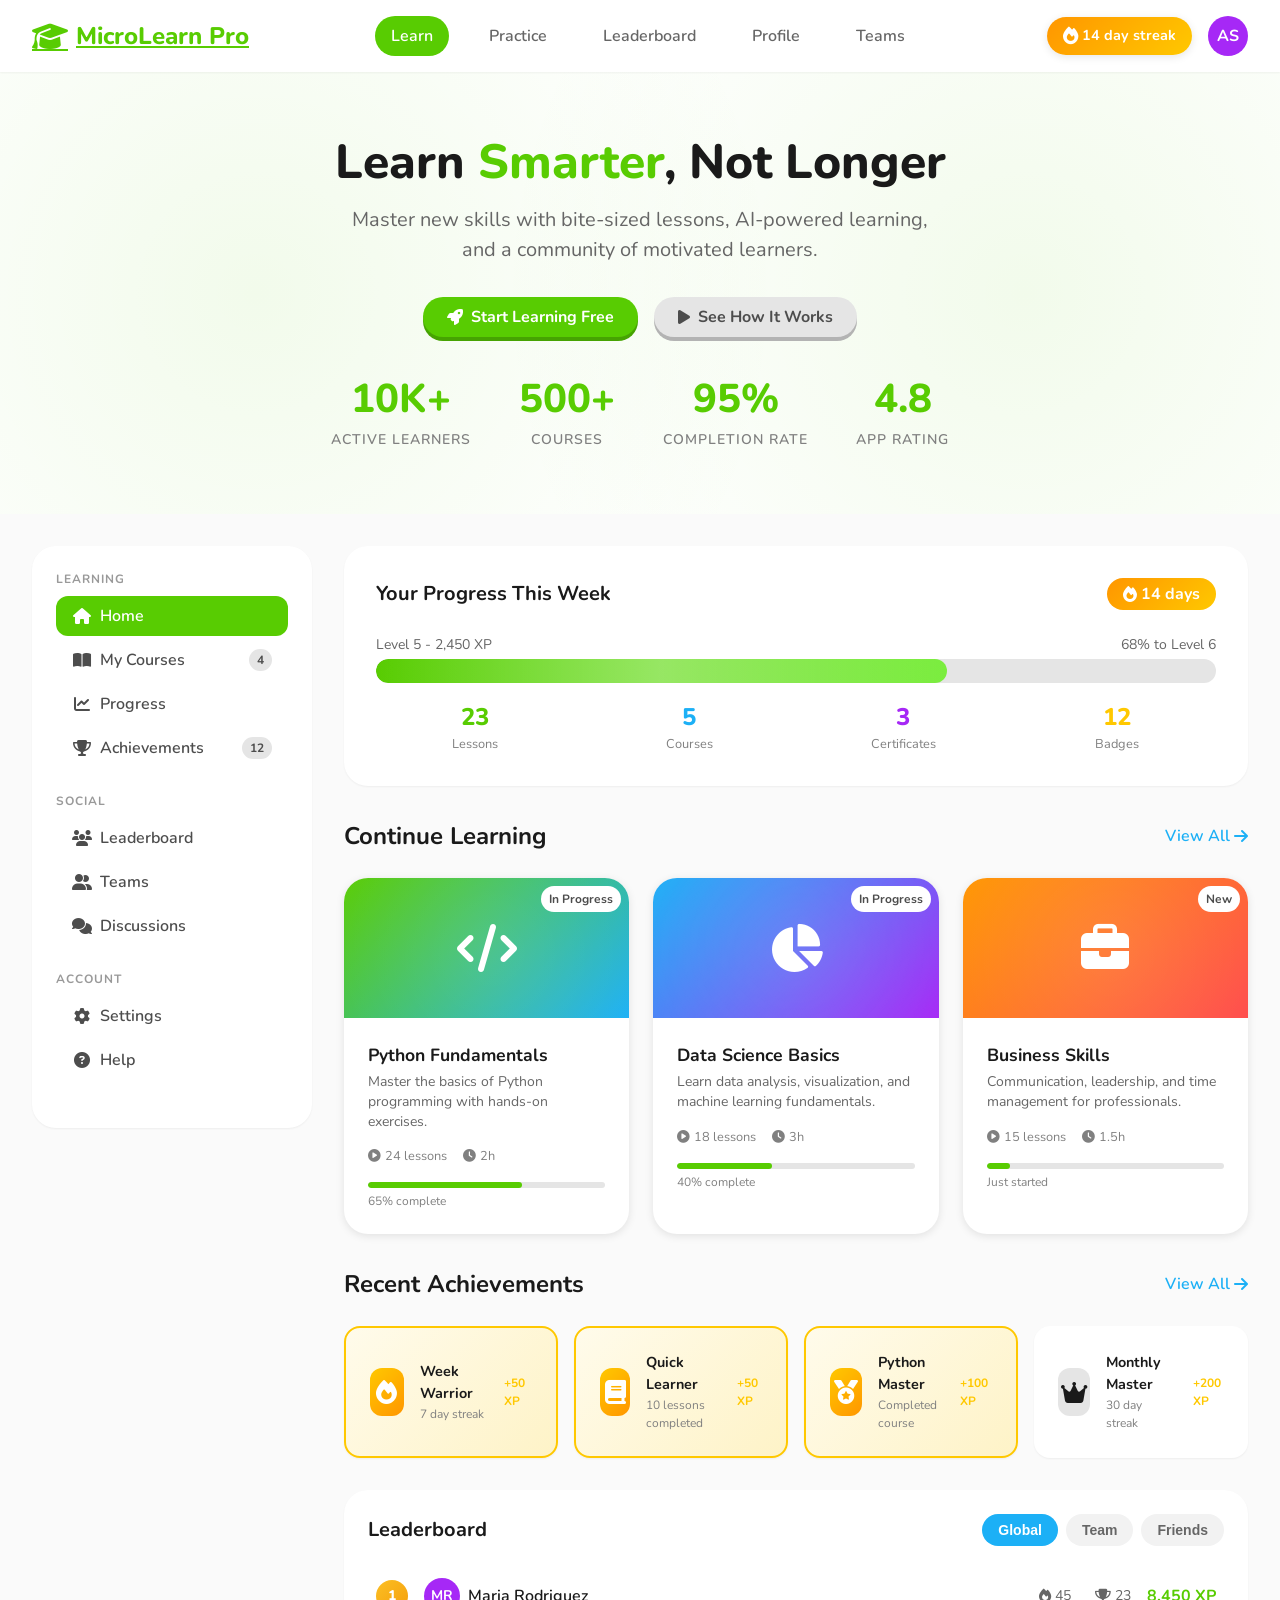
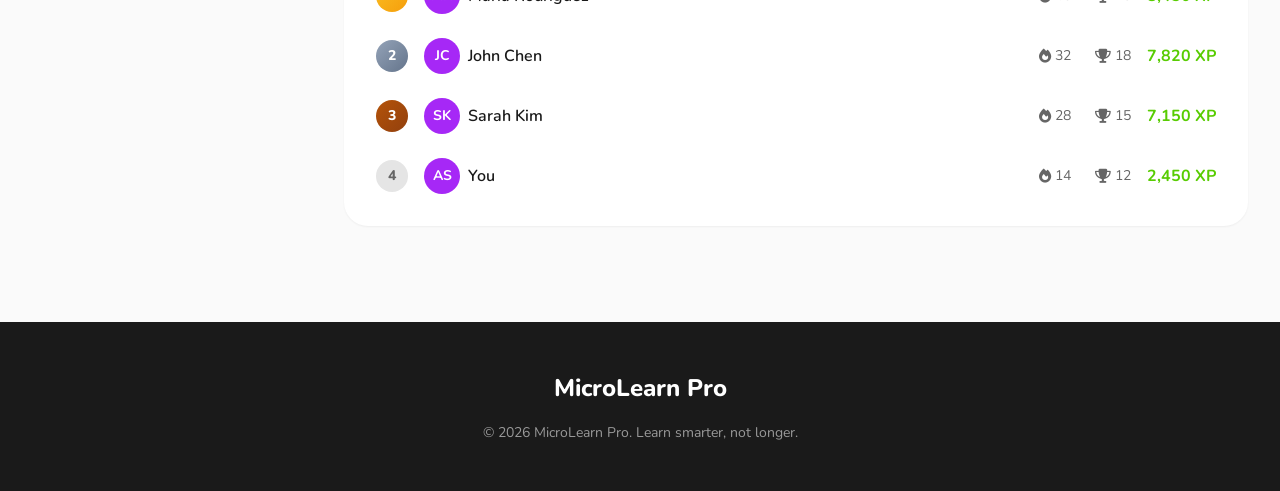
<file: templates/dashboard_new.html>
<!DOCTYPE html>
<html lang="en">
<head>
    <meta charset="UTF-8">
    <meta name="viewport" content="width=device-width, initial-scale=1.0">
    <title>MicroLearn Pro - Learn Smarter</title>
    <link href="https://fonts.googleapis.com/css2?family=DM+Sans:wght@400;500;600;700;800&family=Nunito:wght@400;500;600;700;800&display=swap" rel="stylesheet">
    <link rel="stylesheet" href="https://cdnjs.cloudflare.com/ajax/libs/font-awesome/6.5.1/css/all.min.css">
    <style>
        :root {
            /* Duolingo-inspired palette */
            --duo-green: #58cc02;
            --duo-green-dark: #46a302;
            --duo-red: #ff4b4b;
            --duo-yellow: #ffc800;
            --duo-purple: #a628f6;
            --duo-blue: #1cb0f6;
            --duo-pink: #ff9600;
            
            /* Base colors */
            --primary: var(--duo-green);
            --primary-dark: var(--duo-green-dark);
            --secondary: var(--duo-blue);
            --accent: var(--duo-yellow);
            
            /* Neutrals - clean grays */
            --gray-900: #1a1a1a;
            --gray-800: #333333;
            --gray-700: #4d4d4d;
            --gray-600: #666666;
            --gray-500: #808080;
            --gray-400: #999999;
            --gray-300: #b3b3b3;
            --gray-200: #e5e5e5;
            --gray-100: #f2f2f2;
            --gray-50: #fafafa;
            --white: #ffffff;
            
            /* Shadows */
            --shadow-sm: 0 1px 2px rgba(0,0,0,0.05);
            --shadow: 0 2px 8px rgba(0,0,0,0.1);
            --shadow-md: 0 4px 16px rgba(0,0,0,0.12);
            --shadow-lg: 0 8px 32px rgba(0,0,0,0.15);
            
            /* Border radius - Duolingo style */
            --radius-sm: 8px;
            --radius: 12px;
            --radius-md: 16px;
            --radius-lg: 24px;
            --radius-xl: 32px;
            --radius-full: 9999px;
            
            /* Spacing */
            --space-xs: 4px;
            --space-sm: 8px;
            --space-md: 16px;
            --space-lg: 24px;
            --space-xl: 32px;
            --space-2xl: 48px;
            --space-3xl: 64px;
        }
        
        * {
            margin: 0;
            padding: 0;
            box-sizing: border-box;
        }
        
        body {
            font-family: 'Nunito', 'DM Sans', sans-serif;
            background: var(--gray-50);
            color: var(--gray-900);
            line-height: 1.5;
            min-height: 100vh;
        }
        
        /* ========== NAVIGATION ========== */
        .navbar {
            background: var(--white);
            padding: var(--space-md) var(--space-xl);
            display: flex;
            align-items: center;
            justify-content: space-between;
            box-shadow: var(--shadow-sm);
            position: sticky;
            top: 0;
            z-index: 1000;
        }
        
        .navbar-brand {
            display: flex;
            align-items: center;
            gap: var(--space-sm);
            font-size: 1.5rem;
            font-weight: 800;
            color: var(--duo-green);
        }
        
        .navbar-brand i {
            font-size: 1.8rem;
        }
        
        .navbar-nav {
            display: flex;
            align-items: center;
            gap: var(--space-lg);
        }
        
        .nav-link {
            padding: var(--space-sm) var(--space-md);
            color: var(--gray-600);
            text-decoration: none;
            font-weight: 600;
            border-radius: var(--radius-full);
            transition: all 0.2s ease;
        }
        
        .nav-link:hover {
            background: var(--gray-100);
            color: var(--gray-900);
        }
        
        .nav-link.active {
            background: var(--duo-green);
            color: var(--white);
        }
        
        .navbar-actions {
            display: flex;
            align-items: center;
            gap: var(--space-md);
        }
        
        /* Streak counter - Duolingo style */
        .streak-badge {
            display: flex;
            align-items: center;
            gap: var(--space-xs);
            background: linear-gradient(135deg, #ff9600, #ffc800);
            padding: var(--space-sm) var(--space-md);
            border-radius: var(--radius-full);
            color: var(--white);
            font-weight: 700;
            font-size: 0.9rem;
            box-shadow: var(--shadow);
        }
        
        .streak-badge i {
            font-size: 1.1rem;
        }
        
        /* User avatar */
        .user-avatar {
            width: 40px;
            height: 40px;
            border-radius: var(--radius-full);
            background: var(--duo-purple);
            display: flex;
            align-items: center;
            justify-content: center;
            color: var(--white);
            font-weight: 700;
            cursor: pointer;
            transition: transform 0.2s ease;
        }
        
        .user-avatar:hover {
            transform: scale(1.1);
        }
        
        /* ========== HERO SECTION ========== */
        .hero {
            background: var(--white);
            padding: var(--space-3xl) var(--space-xl);
            text-align: center;
            position: relative;
            overflow: hidden;
        }
        
        .hero::before {
            content: '';
            position: absolute;
            top: 0;
            left: 0;
            right: 0;
            bottom: 0;
            background: 
                radial-gradient(circle at 20% 50%, rgba(88, 204, 2, 0.08) 0%, transparent 50%),
                radial-gradient(circle at 80% 50%, rgba(88, 204, 2, 0.08) 0%, transparent 50%);
            pointer-events: none;
        }
        
        .hero-content {
            max-width: 800px;
            margin: 0 auto;
            position: relative;
            z-index: 1;
        }
        
        .hero h1 {
            font-size: 3rem;
            font-weight: 800;
            color: var(--gray-900);
            margin-bottom: var(--space-md);
            line-height: 1.1;
        }
        
        .hero h1 span {
            color: var(--duo-green);
        }
        
        .hero p {
            font-size: 1.25rem;
            color: var(--gray-600);
            margin-bottom: var(--space-xl);
            max-width: 600px;
            margin-left: auto;
            margin-right: auto;
        }
        
        .hero-stats {
            display: flex;
            justify-content: center;
            gap: var(--space-2xl);
            margin-top: var(--space-xl);
        }
        
        .hero-stat {
            text-align: center;
        }
        
        .hero-stat-value {
            font-size: 2.5rem;
            font-weight: 800;
            color: var(--duo-green);
        }
        
        .hero-stat-label {
            font-size: 0.875rem;
            color: var(--gray-500);
            text-transform: uppercase;
            letter-spacing: 1px;
            font-weight: 600;
        }
        
        /* ========== DASHBOARD GRID ========== */
        .dashboard {
            display: grid;
            grid-template-columns: 280px 1fr;
            gap: var(--space-xl);
            padding: var(--space-xl);
            max-width: 1400px;
            margin: 0 auto;
        }
        
        /* Sidebar */
        .sidebar {
            background: var(--white);
            border-radius: var(--radius-lg);
            padding: var(--space-lg);
            box-shadow: var(--shadow-sm);
            height: fit-content;
            position: sticky;
            top: 80px;
        }
        
        .sidebar-section {
            margin-bottom: var(--space-lg);
        }
        
        .sidebar-title {
            font-size: 0.75rem;
            text-transform: uppercase;
            letter-spacing: 1px;
            color: var(--gray-400);
            font-weight: 700;
            margin-bottom: var(--space-sm);
        }
        
        .sidebar-item {
            display: flex;
            align-items: center;
            gap: var(--space-sm);
            padding: var(--space-sm) var(--space-md);
            border-radius: var(--radius);
            color: var(--gray-700);
            font-weight: 600;
            text-decoration: none;
            transition: all 0.2s ease;
            margin-bottom: var(--space-xs);
        }
        
        .sidebar-item:hover {
            background: var(--gray-100);
            color: var(--gray-900);
        }
        
        .sidebar-item.active {
            background: var(--duo-green);
            color: var(--white);
        }
        
        .sidebar-item i {
            width: 20px;
            text-align: center;
        }
        
        .sidebar-badge {
            margin-left: auto;
            background: var(--gray-200);
            padding: 2px 8px;
            border-radius: var(--radius-full);
            font-size: 0.75rem;
            font-weight: 700;
        }
        
        .sidebar-item.active .sidebar-badge {
            background: rgba(255,255,255,0.2);
            color: var(--white);
        }
        
        /* Main content */
        .main-content {
            display: flex;
            flex-direction: column;
            gap: var(--space-xl);
        }
        
        /* Progress Card */
        .progress-card {
            background: var(--white);
            border-radius: var(--radius-lg);
            padding: var(--space-xl);
            box-shadow: var(--shadow-sm);
        }
        
        .progress-header {
            display: flex;
            justify-content: space-between;
            align-items: center;
            margin-bottom: var(--space-lg);
        }
        
        .progress-title {
            font-size: 1.25rem;
            font-weight: 700;
            color: var(--gray-900);
        }
        
        .progress-streak {
            display: flex;
            align-items: center;
            gap: var(--space-xs);
            background: linear-gradient(135deg, #ff9600, #ffc800);
            padding: var(--space-xs) var(--space-md);
            border-radius: var(--radius-full);
            color: var(--white);
            font-weight: 700;
        }
        
        .progress-bar-container {
            margin-bottom: var(--space-md);
        }
        
        .progress-bar-label {
            display: flex;
            justify-content: space-between;
            font-size: 0.875rem;
            color: var(--gray-600);
            margin-bottom: var(--space-xs);
        }
        
        .progress-bar {
            height: 24px;
            background: var(--gray-200);
            border-radius: var(--radius-full);
            overflow: hidden;
        }
        
        .progress-fill {
            height: 100%;
            background: linear-gradient(90deg, var(--duo-green), #7bed3f);
            border-radius: var(--radius-full);
            transition: width 0.5s ease;
            position: relative;
        }
        
        .progress-fill::after {
            content: '';
            position: absolute;
            top: 0;
            left: 0;
            right: 0;
            bottom: 0;
            background: linear-gradient(90deg, transparent, rgba(255,255,255,0.3), transparent);
            animation: shimmer 2s infinite;
        }
        
        @keyframes shimmer {
            0% { transform: translateX(-100%); }
            100% { transform: translateX(100%); }
        }
        
        /* ========== COURSE CARDS ========== */
        .section-header {
            display: flex;
            justify-content: space-between;
            align-items: center;
            margin-bottom: var(--space-lg);
        }
        
        .section-title {
            font-size: 1.5rem;
            font-weight: 700;
            color: var(--gray-900);
        }
        
        .section-link {
            color: var(--duo-blue);
            text-decoration: none;
            font-weight: 600;
            display: flex;
            align-items: center;
            gap: var(--space-xs);
        }
        
        .section-link:hover {
            text-decoration: underline;
        }
        
        .courses-grid {
            display: grid;
            grid-template-columns: repeat(auto-fill, minmax(260px, 1fr));
            gap: var(--space-lg);
        }
        
        .course-card {
            background: var(--white);
            border-radius: var(--radius-lg);
            overflow: hidden;
            box-shadow: var(--shadow);
            transition: all 0.3s ease;
            cursor: pointer;
        }
        
        .course-card:hover {
            transform: translateY(-8px);
            box-shadow: var(--shadow-lg);
        }
        
        .course-image {
            height: 140px;
            background: linear-gradient(135deg, var(--duo-green) 0%, var(--duo-blue) 100%);
            display: flex;
            align-items: center;
            justify-content: center;
            font-size: 3rem;
            color: var(--white);
            position: relative;
            overflow: hidden;
        }
        
        .course-image::before {
            content: '';
            position: absolute;
            top: -50%;
            left: -50%;
            width: 200%;
            height: 200%;
            background: radial-gradient(circle, rgba(255,255,255,0.1) 0%, transparent 60%);
        }
        
        .course-badge {
            position: absolute;
            top: var(--space-sm);
            right: var(--space-sm);
            background: var(--white);
            padding: var(--space-xs) var(--space-sm);
            border-radius: var(--radius-full);
            font-size: 0.75rem;
            font-weight: 700;
            color: var(--gray-700);
        }
        
        .course-content {
            padding: var(--space-lg);
        }
        
        .course-title {
            font-size: 1.1rem;
            font-weight: 700;
            color: var(--gray-900);
            margin-bottom: var(--space-xs);
        }
        
        .course-description {
            font-size: 0.875rem;
            color: var(--gray-600);
            margin-bottom: var(--space-md);
            line-height: 1.4;
        }
        
        .course-meta {
            display: flex;
            gap: var(--space-md);
            font-size: 0.8rem;
            color: var(--gray-500);
            margin-bottom: var(--space-md);
        }
        
        .course-meta span {
            display: flex;
            align-items: center;
            gap: var(--space-xs);
        }
        
        .course-progress {
            margin-top: var(--space-md);
        }
        
        .course-progress-bar {
            height: 6px;
            background: var(--gray-200);
            border-radius: var(--radius-full);
            overflow: hidden;
        }
        
        .course-progress-fill {
            height: 100%;
            background: var(--duo-green);
            border-radius: var(--radius-full);
        }
        
        .course-progress-text {
            font-size: 0.75rem;
            color: var(--gray-500);
            margin-top: var(--space-xs);
        }
        
        /* ========== ACHIEVEMENTS ========== */
        .achievements-grid {
            display: grid;
            grid-template-columns: repeat(auto-fill, minmax(200px, 1fr));
            gap: var(--space-md);
        }
        
        .achievement-card {
            background: var(--white);
            border-radius: var(--radius-md);
            padding: var(--space-lg);
            display: flex;
            align-items: center;
            gap: var(--space-md);
            box-shadow: var(--shadow-sm);
            transition: all 0.2s ease;
        }
        
        .achievement-card:hover {
            transform: scale(1.02);
        }
        
        .achievement-card.earned {
            border: 2px solid var(--duo-yellow);
            background: linear-gradient(135deg, #fffbeb 0%, #fef3c7 100%);
        }
        
        .achievement-icon {
            width: 48px;
            height: 48px;
            border-radius: var(--radius);
            background: var(--gray-200);
            display: flex;
            align-items: center;
            justify-content: center;
            font-size: 1.5rem;
        }
        
        .achievement-card.earned .achievement-icon {
            background: linear-gradient(135deg, var(--duo-yellow), var(--duo-pink));
            color: var(--white);
        }
        
        .achievement-info h4 {
            font-size: 0.9rem;
            font-weight: 700;
            color: var(--gray-900);
        }
        
        .achievement-info p {
            font-size: 0.75rem;
            color: var(--gray-500);
        }
        
        .achievement-points {
            font-size: 0.75rem;
            color: var(--duo-yellow);
            font-weight: 700;
        }
        
        /* ========== LEADERBOARD ========== */
        .leaderboard {
            background: var(--white);
            border-radius: var(--radius-lg);
            padding: var(--space-lg);
            box-shadow: var(--shadow-sm);
        }
        
        .leaderboard-header {
            display: flex;
            justify-content: space-between;
            align-items: center;
            margin-bottom: var(--space-lg);
        }
        
        .leaderboard-title {
            font-size: 1.25rem;
            font-weight: 700;
        }
        
        .leaderboard-tabs {
            display: flex;
            gap: var(--space-sm);
        }
        
        .leaderboard-tab {
            padding: var(--space-sm) var(--space-md);
            border-radius: var(--radius-full);
            font-size: 0.875rem;
            font-weight: 600;
            color: var(--gray-600);
            background: var(--gray-100);
            border: none;
            cursor: pointer;
            transition: all 0.2s ease;
        }
        
        .leaderboard-tab.active {
            background: var(--duo-blue);
            color: var(--white);
        }
        
        .leaderboard-list {
            display: flex;
            flex-direction: column;
            gap: var(--space-sm);
        }
        
        .leaderboard-item {
            display: flex;
            align-items: center;
            gap: var(--space-md);
            padding: var(--space-sm);
            border-radius: var(--radius);
            transition: background 0.2s ease;
        }
        
        .leaderboard-item:hover {
            background: var(--gray-50);
        }
        
        .leaderboard-rank {
            width: 32px;
            height: 32px;
            border-radius: var(--radius-full);
            display: flex;
            align-items: center;
            justify-content: center;
            font-weight: 800;
            font-size: 0.875rem;
        }
        
        .leaderboard-rank.gold {
            background: linear-gradient(135deg, #fbbf24, #f59e0b);
            color: var(--white);
        }
        
        .leaderboard-rank.silver {
            background: linear-gradient(135deg, #94a3b8, #64748b);
            color: var(--white);
        }
        
        .leaderboard-rank.bronze {
            background: linear-gradient(135deg, #b45309, #92400e);
            color: var(--white);
        }
        
        .leaderboard-rank.default {
            background: var(--gray-200);
            color: var(--gray-600);
        }
        
        .leaderboard-user {
            display: flex;
            align-items: center;
            gap: var(--space-sm);
            flex: 1;
        }
        
        .leaderboard-avatar {
            width: 36px;
            height: 36px;
            border-radius: var(--radius-full);
            background: var(--duo-purple);
            display: flex;
            align-items: center;
            justify-content: center;
            color: var(--white);
            font-weight: 700;
            font-size: 0.875rem;
        }
        
        .leaderboard-name {
            font-weight: 600;
            color: var(--gray-900);
        }
        
        .leaderboard-stats {
            display: flex;
            gap: var(--space-lg);
            font-size: 0.875rem;
            color: var(--gray-600);
        }
        
        .leaderboard-stat {
            display: flex;
            align-items: center;
            gap: var(--space-xs);
        }
        
        .leaderboard-points {
            font-weight: 700;
            color: var(--duo-green);
        }
        
        /* ========== FOOTER ========== */
        .footer {
            background: var(--gray-900);
            color: var(--gray-400);
            padding: var(--space-2xl) var(--space-xl);
            text-align: center;
            margin-top: var(--space-3xl);
        }
        
        .footer-brand {
            font-size: 1.5rem;
            font-weight: 800;
            color: var(--white);
            margin-bottom: var(--space-md);
        }
        
        .footer p {
            font-size: 0.875rem;
        }
        
        /* ========== RESPONSIVE ========== */
        @media (max-width: 1024px) {
            .dashboard {
                grid-template-columns: 1fr;
            }
            
            .sidebar {
                position: static;
            }
        }
        
        @media (max-width: 768px) {
            .hero h1 {
                font-size: 2rem;
            }
            
            .hero-stats {
                flex-direction: column;
                gap: var(--space-lg);
            }
            
            .navbar {
                padding: var(--space-md);
            }
            
            .navbar-nav {
                display: none;
            }
            
            .courses-grid {
                grid-template-columns: 1fr;
            }
        }
        
        /* Button styles */
        .btn {
            display: inline-flex;
            align-items: center;
            justify-content: center;
            gap: var(--space-sm);
            padding: var(--space-sm) var(--space-lg);
            border-radius: var(--radius-full);
            font-weight: 700;
            font-size: 1rem;
            text-decoration: none;
            cursor: pointer;
            transition: all 0.2s ease;
            border: none;
        }
        
        .btn-primary {
            background: var(--duo-green);
            color: var(--white);
            box-shadow: 0 4px 0 var(--duo-green-dark);
        }
        
        .btn-primary:hover {
            background: var(--duo-green-dark);
            transform: translateY(-2px);
            box-shadow: 0 6px 0 var(--duo-green-dark);
        }
        
        .btn-primary:active {
            transform: translateY(2px);
            box-shadow: 0 2px 0 var(--duo-green-dark);
        }
        
        .btn-secondary {
            background: var(--gray-200);
            color: var(--gray-700);
            box-shadow: 0 4px 0 var(--gray-300);
        }
        
        .btn-secondary:hover {
            background: var(--gray-300);
        }
    </style>
</head>
<body>
    <!-- Navigation -->
    <nav class="navbar">
        <a href="#" class="navbar-brand">
            <i class="fas fa-graduation-cap"></i>
            MicroLearn Pro
        </a>
        
        <div class="navbar-nav">
            <a href="#" class="nav-link active">Learn</a>
            <a href="#" class="nav-link">Practice</a>
            <a href="#" class="nav-link">Leaderboard</a>
            <a href="#" class="nav-link">Profile</a>
            <a href="#" class="nav-link">Teams</a>
        </div>
        
        <div class="navbar-actions">
            <div class="streak-badge">
                <i class="fas fa-fire"></i>
                <span>14 day streak</span>
            </div>
            <div class="user-avatar">AS</div>
        </div>
    </nav>
    
    <!-- Hero Section -->
    <section class="hero">
        <div class="hero-content">
            <h1>Learn <span>Smarter</span>, Not Longer</h1>
            <p>Master new skills with bite-sized lessons, AI-powered learning, and a community of motivated learners.</p>
            
            <div style="display: flex; gap: 16px; justify-content: center; margin-bottom: 32px;">
                <a href="#" class="btn btn-primary">
                    <i class="fas fa-rocket"></i>
                    Start Learning Free
                </a>
                <a href="#" class="btn btn-secondary">
                    <i class="fas fa-play"></i>
                    See How It Works
                </a>
            </div>
            
            <div class="hero-stats">
                <div class="hero-stat">
                    <div class="hero-stat-value">10K+</div>
                    <div class="hero-stat-label">Active Learners</div>
                </div>
                <div class="hero-stat">
                    <div class="hero-stat-value">500+</div>
                    <div class="hero-stat-label">Courses</div>
                </div>
                <div class="hero-stat">
                    <div class="hero-stat-value">95%</div>
                    <div class="hero-stat-label">Completion Rate</div>
                </div>
                <div class="hero-stat">
                    <div class="hero-stat-value">4.8</div>
                    <div class="hero-stat-label">App Rating</div>
                </div>
            </div>
        </div>
    </section>
    
    <!-- Dashboard -->
    <main class="dashboard">
        <!-- Sidebar -->
        <aside class="sidebar">
            <div class="sidebar-section">
                <div class="sidebar-title">Learning</div>
                <a href="#" class="sidebar-item active">
                    <i class="fas fa-home"></i>
                    Home
                </a>
                <a href="#" class="sidebar-item">
                    <i class="fas fa-book-open"></i>
                    My Courses
                    <span class="sidebar-badge">4</span>
                </a>
                <a href="#" class="sidebar-item">
                    <i class="fas fa-chart-line"></i>
                    Progress
                </a>
                <a href="#" class="sidebar-item">
                    <i class="fas fa-trophy"></i>
                    Achievements
                    <span class="sidebar-badge">12</span>
                </a>
            </div>
            
            <div class="sidebar-section">
                <div class="sidebar-title">Social</div>
                <a href="#" class="sidebar-item">
                    <i class="fas fa-users"></i>
                    Leaderboard
                </a>
                <a href="#" class="sidebar-item">
                    <i class="fas fa-user-friends"></i>
                    Teams
                </a>
                <a href="#" class="sidebar-item">
                    <i class="fas fa-comments"></i>
                    Discussions
                </a>
            </div>
            
            <div class="sidebar-section">
                <div class="sidebar-title">Account</div>
                <a href="#" class="sidebar-item">
                    <i class="fas fa-cog"></i>
                    Settings
                </a>
                <a href="#" class="sidebar-item">
                    <i class="fas fa-question-circle"></i>
                    Help
                </a>
            </div>
        </aside>
        
        <!-- Main Content -->
        <div class="main-content">
            <!-- Progress Card -->
            <div class="progress-card">
                <div class="progress-header">
                    <h3 class="progress-title">Your Progress This Week</h3>
                    <div class="progress-streak">
                        <i class="fas fa-fire"></i>
                        14 days
                    </div>
                </div>
                
                <div class="progress-bar-container">
                    <div class="progress-bar-label">
                        <span>Level 5 - 2,450 XP</span>
                        <span>68% to Level 6</span>
                    </div>
                    <div class="progress-bar">
                        <div class="progress-fill" style="width: 68%;"></div>
                    </div>
                </div>
                
                <div style="display: grid; grid-template-columns: repeat(4, 1fr); gap: 16px;">
                    <div style="text-align: center;">
                        <div style="font-size: 1.5rem; font-weight: 800; color: var(--duo-green);">23</div>
                        <div style="font-size: 0.8rem; color: var(--gray-500);">Lessons</div>
                    </div>
                    <div style="text-align: center;">
                        <div style="font-size: 1.5rem; font-weight: 800; color: var(--duo-blue);">5</div>
                        <div style="font-size: 0.8rem; color: var(--gray-500);">Courses</div>
                    </div>
                    <div style="text-align: center;">
                        <div style="font-size: 1.5rem; font-weight: 800; color: var(--duo-purple);">3</div>
                        <div style="font-size: 0.8rem; color: var(--gray-500);">Certificates</div>
                    </div>
                    <div style="text-align: center;">
                        <div style="font-size: 1.5rem; font-weight: 800; color: var(--duo-yellow);">12</div>
                        <div style="font-size: 0.8rem; color: var(--gray-500);">Badges</div>
                    </div>
                </div>
            </div>
            
            <!-- Continue Learning -->
            <section>
                <div class="section-header">
                    <h2 class="section-title">Continue Learning</h2>
                    <a href="#" class="section-link">View All <i class="fas fa-arrow-right"></i></a>
                </div>
                
                <div class="courses-grid">
                    <div class="course-card">
                        <div class="course-image">
                            <i class="fas fa-code"></i>
                            <span class="course-badge">In Progress</span>
                        </div>
                        <div class="course-content">
                            <h3 class="course-title">Python Fundamentals</h3>
                            <p class="course-description">Master the basics of Python programming with hands-on exercises.</p>
                            <div class="course-meta">
                                <span><i class="fas fa-play-circle"></i> 24 lessons</span>
                                <span><i class="fas fa-clock"></i> 2h</span>
                            </div>
                            <div class="course-progress">
                                <div class="course-progress-bar">
                                    <div class="course-progress-fill" style="width: 65%;"></div>
                                </div>
                                <div class="course-progress-text">65% complete</div>
                            </div>
                        </div>
                    </div>
                    
                    <div class="course-card">
                        <div class="course-image" style="background: linear-gradient(135deg, var(--duo-blue) 0%, var(--duo-purple) 100%);">
                            <i class="fas fa-chart-pie"></i>
                            <span class="course-badge">In Progress</span>
                        </div>
                        <div class="course-content">
                            <h3 class="course-title">Data Science Basics</h3>
                            <p class="course-description">Learn data analysis, visualization, and machine learning fundamentals.</p>
                            <div class="course-meta">
                                <span><i class="fas fa-play-circle"></i> 18 lessons</span>
                                <span><i class="fas fa-clock"></i> 3h</span>
                            </div>
                            <div class="course-progress">
                                <div class="course-progress-bar">
                                    <div class="course-progress-fill" style="width: 40%;"></div>
                                </div>
                                <div class="course-progress-text">40% complete</div>
                            </div>
                        </div>
                    </div>
                    
                    <div class="course-card">
                        <div class="course-image" style="background: linear-gradient(135deg, var(--duo-pink) 0%, var(--duo-red) 100%);">
                            <i class="fas fa-briefcase"></i>
                            <span class="course-badge">New</span>
                        </div>
                        <div class="course-content">
                            <h3 class="course-title">Business Skills</h3>
                            <p class="course-description">Communication, leadership, and time management for professionals.</p>
                            <div class="course-meta">
                                <span><i class="fas fa-play-circle"></i> 15 lessons</span>
                                <span><i class="fas fa-clock"></i> 1.5h</span>
                            </div>
                            <div class="course-progress">
                                <div class="course-progress-bar">
                                    <div class="course-progress-fill" style="width: 10%;"></div>
                                </div>
                                <div class="course-progress-text">Just started</div>
                            </div>
                        </div>
                    </div>
                </div>
            </section>
            
            <!-- Achievements -->
            <section>
                <div class="section-header">
                    <h2 class="section-title">Recent Achievements</h2>
                    <a href="#" class="section-link">View All <i class="fas fa-arrow-right"></i></a>
                </div>
                
                <div class="achievements-grid">
                    <div class="achievement-card earned">
                        <div class="achievement-icon">
                            <i class="fas fa-fire"></i>
                        </div>
                        <div class="achievement-info">
                            <h4>Week Warrior</h4>
                            <p>7 day streak</p>
                        </div>
                        <div class="achievement-points">+50 XP</div>
                    </div>
                    
                    <div class="achievement-card earned">
                        <div class="achievement-icon">
                            <i class="fas fa-book"></i>
                        </div>
                        <div class="achievement-info">
                            <h4>Quick Learner</h4>
                            <p>10 lessons completed</p>
                        </div>
                        <div class="achievement-points">+50 XP</div>
                    </div>
                    
                    <div class="achievement-card earned">
                        <div class="achievement-icon">
                            <i class="fas fa-medal"></i>
                        </div>
                        <div class="achievement-info">
                            <h4>Python Master</h4>
                            <p>Completed course</p>
                        </div>
                        <div class="achievement-points">+100 XP</div>
                    </div>
                    
                    <div class="achievement-card">
                        <div class="achievement-icon">
                            <i class="fas fa-crown"></i>
                        </div>
                        <div class="achievement-info">
                            <h4>Monthly Master</h4>
                            <p>30 day streak</p>
                        </div>
                        <div class="achievement-points">+200 XP</div>
                    </div>
                </div>
            </section>
            
            <!-- Leaderboard -->
            <section class="leaderboard">
                <div class="leaderboard-header">
                    <h3 class="leaderboard-title">Leaderboard</h3>
                    <div class="leaderboard-tabs">
                        <button class="leaderboard-tab active">Global</button>
                        <button class="leaderboard-tab">Team</button>
                        <button class="leaderboard-tab">Friends</button>
                    </div>
                </div>
                
                <div class="leaderboard-list">
                    <div class="leaderboard-item">
                        <div class="leaderboard-rank gold">1</div>
                        <div class="leaderboard-user">
                            <div class="leaderboard-avatar">MR</div>
                            <div class="leaderboard-name">Maria Rodriguez</div>
                        </div>
                        <div class="leaderboard-stats">
                            <div class="leaderboard-stat">
                                <i class="fas fa-fire"></i> 45
                            </div>
                            <div class="leaderboard-stat">
                                <i class="fas fa-trophy"></i> 23
                            </div>
                        </div>
                        <div class="leaderboard-points">8,450 XP</div>
                    </div>
                    
                    <div class="leaderboard-item">
                        <div class="leaderboard-rank silver">2</div>
                        <div class="leaderboard-user">
                            <div class="leaderboard-avatar">JC</div>
                            <div class="leaderboard-name">John Chen</div>
                        </div>
                        <div class="leaderboard-stats">
                            <div class="leaderboard-stat">
                                <i class="fas fa-fire"></i> 32
                            </div>
                            <div class="leaderboard-stat">
                                <i class="fas fa-trophy"></i> 18
                            </div>
                        </div>
                        <div class="leaderboard-points">7,820 XP</div>
                    </div>
                    
                    <div class="leaderboard-item">
                        <div class="leaderboard-rank bronze">3</div>
                        <div class="leaderboard-user">
                            <div class="leaderboard-avatar">SK</div>
                            <div class="leaderboard-name">Sarah Kim</div>
                        </div>
                        <div class="leaderboard-stats">
                            <div class="leaderboard-stat">
                                <i class="fas fa-fire"></i> 28
                            </div>
                            <div class="leaderboard-stat">
                                <i class="fas fa-trophy"></i> 15
                            </div>
                        </div>
                        <div class="leaderboard-points">7,150 XP</div>
                    </div>
                    
                    <div class="leaderboard-item">
                        <div class="leaderboard-rank default">4</div>
                        <div class="leaderboard-user">
                            <div class="leaderboard-avatar" style="background: var(--duo-purple);">AS</div>
                            <div class="leaderboard-name">You</div>
                        </div>
                        <div class="leaderboard-stats">
                            <div class="leaderboard-stat">
                                <i class="fas fa-fire"></i> 14
                            </div>
                            <div class="leaderboard-stat">
                                <i class="fas fa-trophy"></i> 12
                            </div>
                        </div>
                        <div class="leaderboard-points">2,450 XP</div>
                    </div>
                </div>
            </section>
        </div>
    </main>
    
    <!-- Footer -->
    <footer class="footer">
        <div class="footer-brand">MicroLearn Pro</div>
        <p>© 2026 MicroLearn Pro. Learn smarter, not longer.</p>
    </footer>
</body>
</html>
</file>
